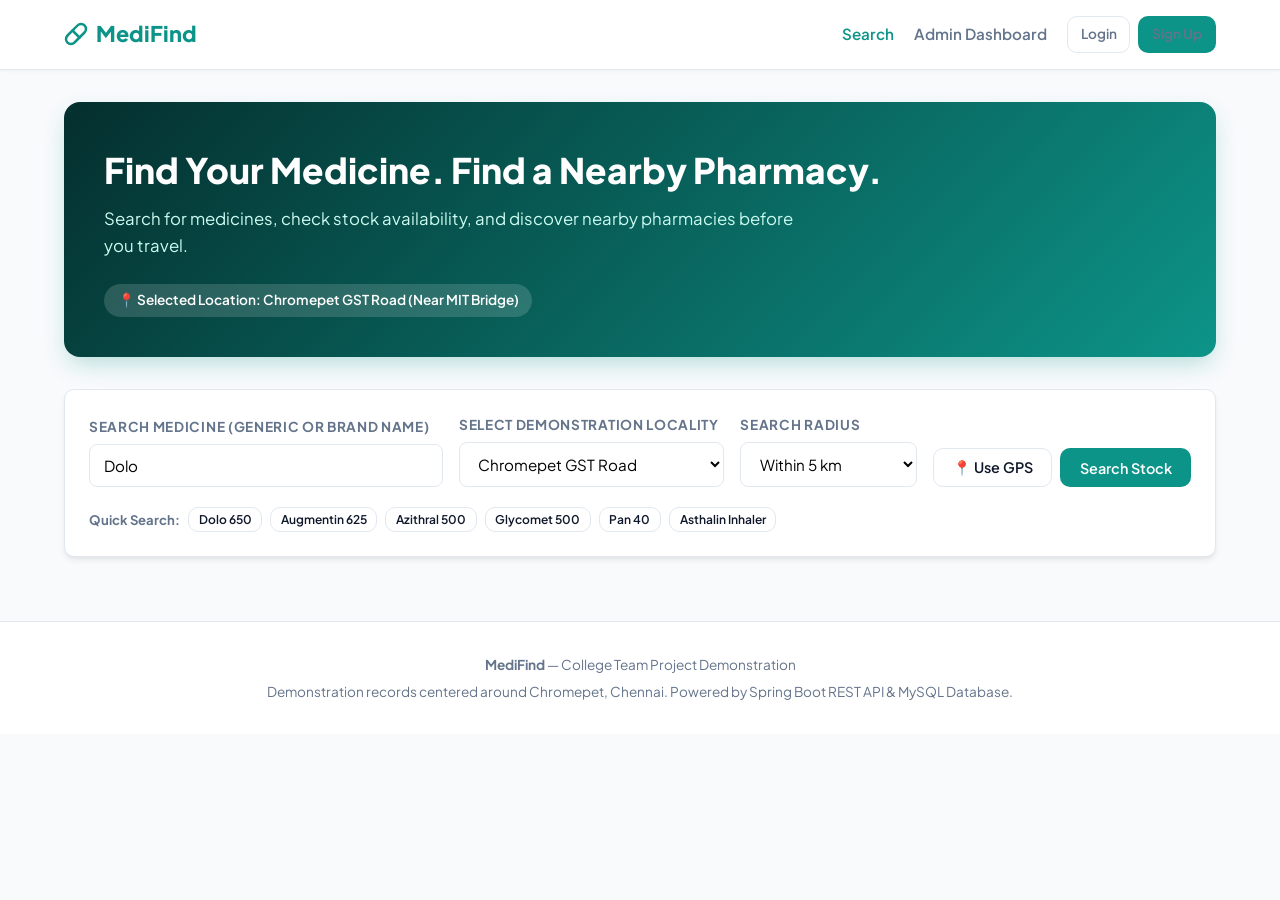
<file: MediFind/frontend/index.html>
<!DOCTYPE html>
<html lang="en">
<head>
  <meta charset="UTF-8">
  <meta name="viewport" content="width=device-width, initial-scale=1.0">
  <title>MediFind — Medicine Availability & Nearby Pharmacy Finder</title>
  <link rel="stylesheet" href="css/style.css">
  <link rel="preconnect" href="https://fonts.googleapis.com">
  <link rel="preconnect" href="https://fonts.gstatic.com" crossorigin>
  <link href="https://fonts.googleapis.com/css2?family=Plus+Jakarta+Sans:wght@400;500;600;700;800&display=swap" rel="stylesheet">
</head>
<body>

  <!-- Navigation -->
  <header>
    <div class="nav-container">
      <a href="index.html" class="logo">
        <svg width="24" height="24" viewBox="0 0 24 24" fill="none" stroke="currentColor" stroke-width="2.5" stroke-linecap="round" stroke-linejoin="round"><path d="m10.5 20.5 10-10a4.95 4.95 0 1 0-7-7l-10 10a4.95 4.95 0 1 0 7 7Z"/><path d="m8.5 8.5 7 7"/></svg>
        <span>MediFind</span>
      </a>
      <div class="nav-links">
        <a href="index.html" class="active">Search</a>
        <a href="admin.html">Admin Dashboard</a>
        <div id="user-nav" style="display:flex; gap:0.5rem; align-items:center;">
          <a href="login.html" class="btn btn-outline" style="font-size:0.85rem; padding:0.4rem 0.8rem;">Login</a>
          <a href="register.html" class="btn btn-primary" style="font-size:0.85rem; padding:0.4rem 0.8rem;">Sign Up</a>
        </div>
      </div>
    </div>
  </header>

  <main class="container">
    <!-- Hero Banner -->
    <section class="hero-box">
      <h1>Find Your Medicine. Find a Nearby Pharmacy.</h1>
      <p>
        Search for medicines, check stock availability, and discover nearby pharmacies before you travel.
      </p>
      <div id="location-status" style="display:inline-block; background:rgba(255,255,255,0.15); padding:0.35rem 0.85rem; border-radius:9999px; font-size:0.85rem; font-weight:600;">
        📍 Selected Location: Chromepet GST Road (Near MIT Bridge)
      </div>
    </section>

    <!-- Search & Location Filter Card -->
    <section class="search-card">
      <div class="search-row">
        <div class="form-group">
          <label for="medicine-input">Search Medicine (Generic or Brand Name)</label>
          <input type="text" id="medicine-input" placeholder="e.g. Dolo 650, Augmentin, Paracetamol, Glycomet..." value="Dolo">
        </div>

        <div class="form-group">
          <label for="locality-select">Select Demonstration Locality</label>
          <select id="locality-select">
            <option value="chromepet">Chromepet GST Road</option>
            <option value="pallavaram">Pallavaram GST Road</option>
            <option value="radhanagar">Radha Nagar</option>
            <option value="hastinapuram">Hasthinapuram Main Bus Stand</option>
            <option value="sithalapakkam">Sithalapakkam Mambakkam Main Rd</option>
            <option value="keelkattalai">Keelkattalai Bus Terminus</option>
            <option value="madipakkam">Madipakkam Koot Road</option>
            <option value="velachery">Velachery Bypass Road</option>
            <option value="medavakkam">Medavakkam Junction</option>
            <option value="tambaram">Tambaram West</option>
            <option value="nanmangalam">Nanmangalam Velachery Main Rd</option>
            <option value="kovilambakkam">Kovilambakkam 200 Feet Rd</option>
            <option value="pallikaranai">Pallikaranai High Road</option>
            <option value="selaiyur">Selaiyur Velachery Main Rd</option>
            <option value="east-tambaram">East Tambaram MCC</option>
            <option value="camp-road">Camp Road Junction</option>
            <option value="zamin-pallavaram">Zamin Pallavaram Dharga Rd</option>
            <option value="sembakkam">Sembakkam Bus Stop</option>
            <option value="perumbakkam">Perumbakkam Global Hospital</option>
            <option value="sholinganallur">Sholinganallur OMR Signal</option>
          </select>
        </div>


        <div class="form-group">
          <label for="radius-select">Search Radius</label>
          <select id="radius-select">
            <option value="3">Within 3 km</option>
            <option value="5" selected>Within 5 km</option>
            <option value="10">Within 10 km</option>
          </select>
        </div>

        <div style="display:flex; gap:0.5rem;">
          <button id="gps-btn" class="btn btn-outline" title="Use Browser Geolocation" type="button">
            📍 Use GPS
          </button>
          <button id="search-btn" class="btn btn-primary" type="button">
            Search Stock
          </button>
        </div>
      </div>

      <!-- Quick Search Categories -->
      <div style="margin-top:1.25rem; display:flex; gap:0.5rem; flex-wrap:wrap; align-items:center;">
        <span style="font-size:0.82rem; font-weight:700; color:#64748b;">Quick Search:</span>
        <button class="btn btn-outline" style="font-size:0.75rem; padding:0.25rem 0.6rem;" onclick="document.getElementById('medicine-input').value='Dolo 650'; performSearch();">Dolo 650</button>
        <button class="btn btn-outline" style="font-size:0.75rem; padding:0.25rem 0.6rem;" onclick="document.getElementById('medicine-input').value='Augmentin'; performSearch();">Augmentin 625</button>
        <button class="btn btn-outline" style="font-size:0.75rem; padding:0.25rem 0.6rem;" onclick="document.getElementById('medicine-input').value='Azithral'; performSearch();">Azithral 500</button>
        <button class="btn btn-outline" style="font-size:0.75rem; padding:0.25rem 0.6rem;" onclick="document.getElementById('medicine-input').value='Glycomet'; performSearch();">Glycomet 500</button>
        <button class="btn btn-outline" style="font-size:0.75rem; padding:0.25rem 0.6rem;" onclick="document.getElementById('medicine-input').value='Pan 40'; performSearch();">Pan 40</button>
        <button class="btn btn-outline" style="font-size:0.75rem; padding:0.25rem 0.6rem;" onclick="document.getElementById('medicine-input').value='Asthalin'; performSearch();">Asthalin Inhaler</button>
      </div>
    </section>

    <!-- Loading Indicator -->
    <div id="loading-spinner" style="display:none; text-align:center; padding: 2rem;">
      <div style="font-weight:700; color:var(--primary); font-size:1.1rem;">Scanning medicine catalogue and nearby pharmacy inventory...</div>
    </div>

    <!-- Search Results Container -->
    <div id="results-container"></div>
  </main>

  <footer>
    <p><strong>MediFind</strong> — College Team Project Demonstration</p>
    <p style="margin-top:0.3rem;">Demonstration records centered around Chromepet, Chennai. Powered by Spring Boot REST API & MySQL Database.</p>
  </footer>

  <script src="js/api.js"></script>
  <script src="js/app.js"></script>
  <script>
    // Initial auto-search on page load for demonstration
    window.addEventListener('DOMContentLoaded', () => {
      performSearch();
    });
  </script>
</body>
</html>
</file>
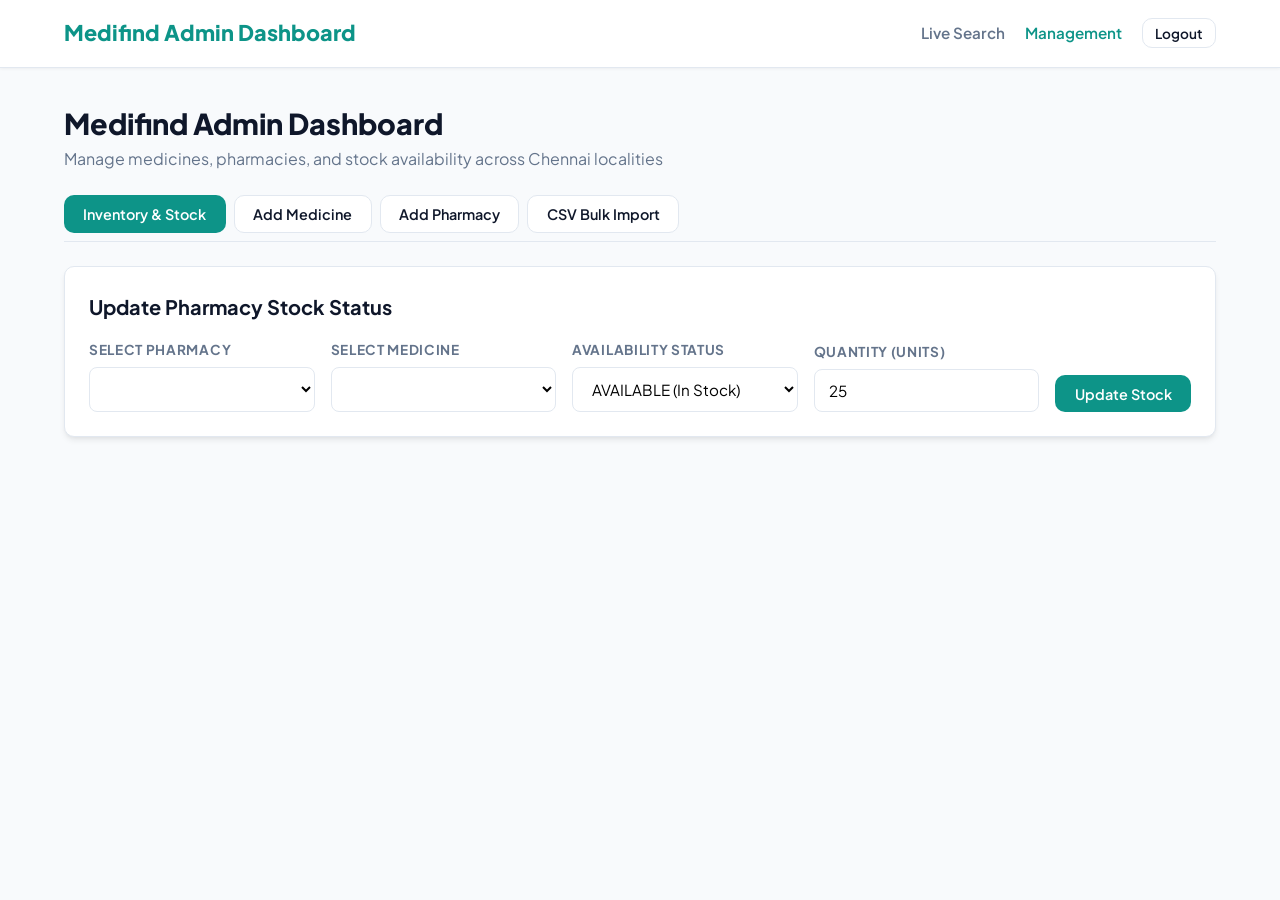
<file: MediFind/frontend/admin.html>
<!DOCTYPE html>
<html lang="en">
<head>
  <meta charset="UTF-8">
  <meta name="viewport" content="width=device-width, initial-scale=1.0">
  <title>Medifind Admin Dashboard</title>
  <link rel="stylesheet" href="css/style.css">
  <link href="https://fonts.googleapis.com/css2?family=Plus+Jakarta+Sans:wght@400;500;600;700;800&display=swap" rel="stylesheet">
</head>
<body>
  <header>
    <div class="nav-container">
      <a href="index.html" class="logo">Medifind Admin Dashboard</a>
      <div class="nav-links">
        <a href="index.html">Live Search</a>
        <a href="admin.html" class="active">Management</a>
        <button onclick="logout()" class="btn btn-outline" style="font-size:0.85rem; padding:0.35rem 0.75rem;">Logout</button>
      </div>
    </div>
  </header>

  <main class="container">
    <div style="display:flex; justify-content:space-between; align-items:center; margin-bottom: 1.5rem; flex-wrap:wrap; gap:1rem;">
      <div>
        <h1 style="font-size: 1.8rem; font-weight: 800;">Medifind Admin Dashboard</h1>
        <p style="color: #64748b;">Manage medicines, pharmacies, and stock availability across Chennai localities</p>
      </div>
    </div>

    <!-- Management Tabs -->
    <div style="display:flex; gap:0.5rem; margin-bottom: 1.5rem; border-bottom:1px solid var(--border); padding-bottom: 0.5rem;">
      <button class="btn btn-primary" id="tab-inventory-btn" onclick="showTab('inventory')">Inventory & Stock</button>
      <button class="btn btn-outline" id="tab-medicines-btn" onclick="showTab('medicines')">Add Medicine</button>
      <button class="btn btn-outline" id="tab-pharmacies-btn" onclick="showTab('pharmacies')">Add Pharmacy</button>
      <button class="btn btn-outline" id="tab-import-btn" onclick="showTab('import')">CSV Bulk Import</button>
    </div>

    <!-- TAB 1: INVENTORY MANAGEMENT -->
    <div id="tab-inventory" class="search-card">
      <h3 style="font-size:1.25rem; font-weight:700; margin-bottom:1rem;">Update Pharmacy Stock Status</h3>
      <form id="inventory-form">
        <div class="search-row" style="grid-template-columns: 1fr 1fr 1fr 1fr auto;">
          <div class="form-group">
            <label>Select Pharmacy</label>
            <select id="inv-pharmacy-select" required></select>
          </div>

          <div class="form-group">
            <label>Select Medicine</label>
            <select id="inv-medicine-select" required></select>
          </div>

          <div class="form-group">
            <label>Availability Status</label>
            <select id="inv-status">
              <option value="AVAILABLE">AVAILABLE (In Stock)</option>
              <option value="OUT_OF_STOCK">OUT_OF_STOCK</option>
              <option value="STOCK_STATUS_UNKNOWN">STOCK_STATUS_UNKNOWN</option>
            </select>
          </div>

          <div class="form-group">
            <label>Quantity (Units)</label>
            <input type="number" id="inv-qty" placeholder="Qty" value="25" min="0">
          </div>

          <div>
            <button type="submit" class="btn btn-primary">Update Stock</button>
          </div>
        </div>
      </form>
    </div>

    <!-- TAB 2: ADD MEDICINE -->
    <div id="tab-medicines" class="search-card" style="display:none;">
      <h3 style="font-size:1.25rem; font-weight:700; margin-bottom:1rem;">Add New Medicine to Catalogue</h3>
      <form id="add-medicine-form">
        <div style="display:grid; grid-template-columns: 1fr 1fr; gap:1rem; margin-bottom:1rem;">
          <div class="form-group">
            <label>Generic Name</label>
            <input type="text" id="med-generic" required placeholder="e.g. Ciprofloxacin">
          </div>
          <div class="form-group">
            <label>Brand Name</label>
            <input type="text" id="med-brand" required placeholder="e.g. Ciplox 500">
          </div>
          <div class="form-group">
            <label>Strength</label>
            <input type="text" id="med-strength" required placeholder="e.g. 500 mg">
          </div>
          <div class="form-group">
            <label>Dosage Form</label>
            <select id="med-form">
              <option value="Tablet">Tablet</option>
              <option value="Capsule">Capsule</option>
              <option value="Syrup">Syrup</option>
              <option value="Inhaler">Inhaler</option>
              <option value="Sachet">Sachet</option>
              <option value="Injection">Injection</option>
            </select>
          </div>
          <div class="form-group">
            <label>Therapeutic Category</label>
            <input type="text" id="med-cat" required placeholder="e.g. Fluoroquinolone Antibiotic">
          </div>
          <div class="form-group">
            <label>Prescription Requirement</label>
            <select id="med-rx">
              <option value="true">Prescription Required (Schedule H)</option>
              <option value="false">Over The Counter (OTC)</option>
            </select>
          </div>
        </div>
        <div class="form-group" style="margin-bottom:1rem;">
          <label>Description & Indications</label>
          <textarea id="med-desc" rows="2" placeholder="Brief clinical description and indications..."></textarea>
        </div>
        <button type="submit" class="btn btn-primary">Save to Catalogue</button>
      </form>
    </div>

    <!-- TAB 3: ADD PHARMACY -->
    <div id="tab-pharmacies" class="search-card" style="display:none;">
      <h3 style="font-size:1.25rem; font-weight:700; margin-bottom:1rem;">Register Pharmacy Location</h3>
      <form id="add-pharmacy-form">
        <div style="display:grid; grid-template-columns: 1fr 1fr; gap:1rem; margin-bottom:1rem;">
          <div class="form-group">
            <label>Pharmacy Name</label>
            <input type="text" id="pharm-name" required placeholder="e.g. Sri Krishna Medicals">
          </div>
          <div class="form-group">
            <label>Drug License Number</label>
            <input type="text" id="pharm-license" placeholder="e.g. TN-CHE-2026-X8891">
          </div>
          <div class="form-group">
            <label>Address Line</label>
            <input type="text" id="pharm-address" required placeholder="e.g. No. 45, Station Road">
          </div>
          <div class="form-group">
            <label>Locality & City</label>
            <input type="text" id="pharm-locality" required placeholder="e.g. Chromepet, Chennai">
          </div>
          <div class="form-group">
            <label>Latitude (e.g. 12.9516)</label>
            <input type="number" step="0.0001" id="pharm-lat" required value="12.9516">
          </div>
          <div class="form-group">
            <label>Longitude (e.g. 80.1462)</label>
            <input type="number" step="0.0001" id="pharm-lng" required value="80.1462">
          </div>
          <div class="form-group">
            <label>Contact Phone</label>
            <input type="text" id="pharm-phone" required placeholder="+91 44 2200 1234">
          </div>
          <div class="form-group">
            <label>Operating Hours</label>
            <div style="display:flex; gap:0.5rem; align-items:center;">
              <input type="text" id="pharm-hours" value="08:00 AM - 10:00 PM">
              <label style="font-size:0.85rem; display:flex; align-items:center; gap:0.3rem;">
                <input type="checkbox" id="pharm-24h"> 24x7
              </label>
            </div>
          </div>
        </div>
        <button type="submit" class="btn btn-primary">Register Pharmacy</button>
      </form>
    </div>

    <!-- TAB 4: CSV BULK IMPORT -->
    <div id="tab-import" class="search-card" style="display:none;">
      <h3 style="font-size:1.25rem; font-weight:700; margin-bottom:0.5rem;">Batch CSV Dataset Import</h3>
      <p style="color:#64748b; font-size:0.9rem; margin-bottom:1rem;">
        Paste comma-separated rows to import multiple medicines. Format:<br>
        <code>genericName,brandName,dosageForm,strength,category,description,prescriptionRequired</code>
      </p>
      <div class="form-group" style="margin-bottom:1rem;">
        <textarea id="csv-input" rows="5" placeholder="Paracetamol,Crocin Advance,Tablet,500 mg,Analgesic,Fast action pain relief,false&#10;Amoxicillin,Mox 500,Capsule,500 mg,Antibiotic,Broad spectrum antibiotic,true"></textarea>
      </div>
      <button class="btn btn-primary" onclick="importCsv()">Import Records</button>
    </div>
  </main>

  <script src="js/api.js"></script>
  <script>
    function showTab(name) {
      ['inventory', 'medicines', 'pharmacies', 'import'].forEach(t => {
        document.getElementById('tab-' + t).style.display = t === name ? 'block' : 'none';
        const btn = document.getElementById('tab-' + t + '-btn');
        if (btn) {
          btn.className = t === name ? 'btn btn-primary' : 'btn btn-outline';
        }
      });
    }

    async function loadSelects() {
      try {
        const pharmRes = await MediFindAPI.getPharmacies();
        const medRes = await MediFindAPI.getMedicines();

        const pSel = document.getElementById('inv-pharmacy-select');
        const mSel = document.getElementById('inv-medicine-select');

        if (pSel && pharmRes.pharmacies) {
          pSel.innerHTML = pharmRes.pharmacies.map(p => `<option value="${p.id}">${escapeHtml(p.name)} (${p.locality})</option>`).join('');
        }
        if (mSel && medRes.medicines) {
          mSel.innerHTML = medRes.medicines.map(m => `<option value="${m.id}">${escapeHtml(m.brandName)} - ${escapeHtml(m.genericName)} (${m.strength})</option>`).join('');
        }
      } catch (e) {
        console.error(e);
      }
    }

    document.getElementById('inventory-form').addEventListener('submit', async (e) => {
      e.preventDefault();
      const pharmacyId = document.getElementById('inv-pharmacy-select').value;
      const medicineId = document.getElementById('inv-medicine-select').value;
      const availabilityStatus = document.getElementById('inv-status').value;
      const quantity = parseInt(document.getElementById('inv-qty').value || '0', 10);
      const unitPrice = 0;

      try {
        await MediFindAPI.upsertInventory({ pharmacyId, medicineId, availabilityStatus, quantity, unitPrice });
        alert('Inventory stock updated successfully!');
      } catch (err) {
        alert(err.message || 'Failed to update stock');
      }
    });

    document.getElementById('add-medicine-form').addEventListener('submit', async (e) => {
      e.preventDefault();
      const genericName = document.getElementById('med-generic').value.trim();
      const brandName = document.getElementById('med-brand').value.trim();
      const strength = document.getElementById('med-strength').value.trim();
      const dosageForm = document.getElementById('med-form').value;
      const category = document.getElementById('med-cat').value.trim();
      const prescriptionRequired = document.getElementById('med-rx').value === 'true';
      const description = document.getElementById('med-desc').value.trim();

      try {
        await MediFindAPI.createMedicine({ genericName, brandName, strength, dosageForm, category, prescriptionRequired, description });
        alert(`Medicine "${brandName}" added to catalogue successfully!`);
        document.getElementById('add-medicine-form').reset();
        loadSelects();
      } catch (err) {
        alert(err.message || 'Failed to save medicine');
      }
    });

    document.getElementById('add-pharmacy-form').addEventListener('submit', async (e) => {
      e.preventDefault();
      const name = document.getElementById('pharm-name').value.trim();
      const licenseNumber = document.getElementById('pharm-license').value.trim();
      const addressLine = document.getElementById('pharm-address').value.trim();
      const locality = document.getElementById('pharm-locality').value.trim();
      const latitude = parseFloat(document.getElementById('pharm-lat').value);
      const longitude = parseFloat(document.getElementById('pharm-lng').value);
      const contactPhone = document.getElementById('pharm-phone').value.trim();
      const is24Hours = document.getElementById('pharm-24h').checked;

      try {
        await MediFindAPI.createPharmacy({ name, licenseNumber, addressLine, locality, latitude, longitude, contactPhone, is24Hours });
        alert(`Pharmacy "${name}" registered successfully!`);
        document.getElementById('add-pharmacy-form').reset();
        loadSelects();
      } catch (err) {
        alert(err.message || 'Failed to register pharmacy');
      }
    });

    async function importCsv() {
      const text = document.getElementById('csv-input').value.trim();
      if (!text) {
        alert('Please enter CSV data.');
        return;
      }
      const fullCsv = "genericName,brandName,dosageForm,strength,category,description,prescriptionRequired\n" + text;
      try {
        const res = await fetch('/api/admin/import-medicines', {
          method: 'POST',
          headers: {'Content-Type': 'application/json'},
          body: JSON.stringify({ csvData: fullCsv })
        });
        const d = await res.json();
        alert(`Imported ${d.imported} medicines into catalogue!`);
        document.getElementById('csv-input').value = '';
        loadSelects();
      } catch (e) {
        alert('Import failed.');
      }
    }

    function logout() {
      localStorage.removeItem('medifind_token');
      localStorage.removeItem('medifind_user');
      window.location.href = 'index.html';
    }

    function escapeHtml(s) {
      return String(s || '').replace(/&/g, '&amp;').replace(/</g, '&lt;').replace(/>/g, '&gt;').replace(/"/g, '&quot;');
    }

    window.addEventListener('DOMContentLoaded', loadSelects);
  </script>
</body>
</html>
</file>
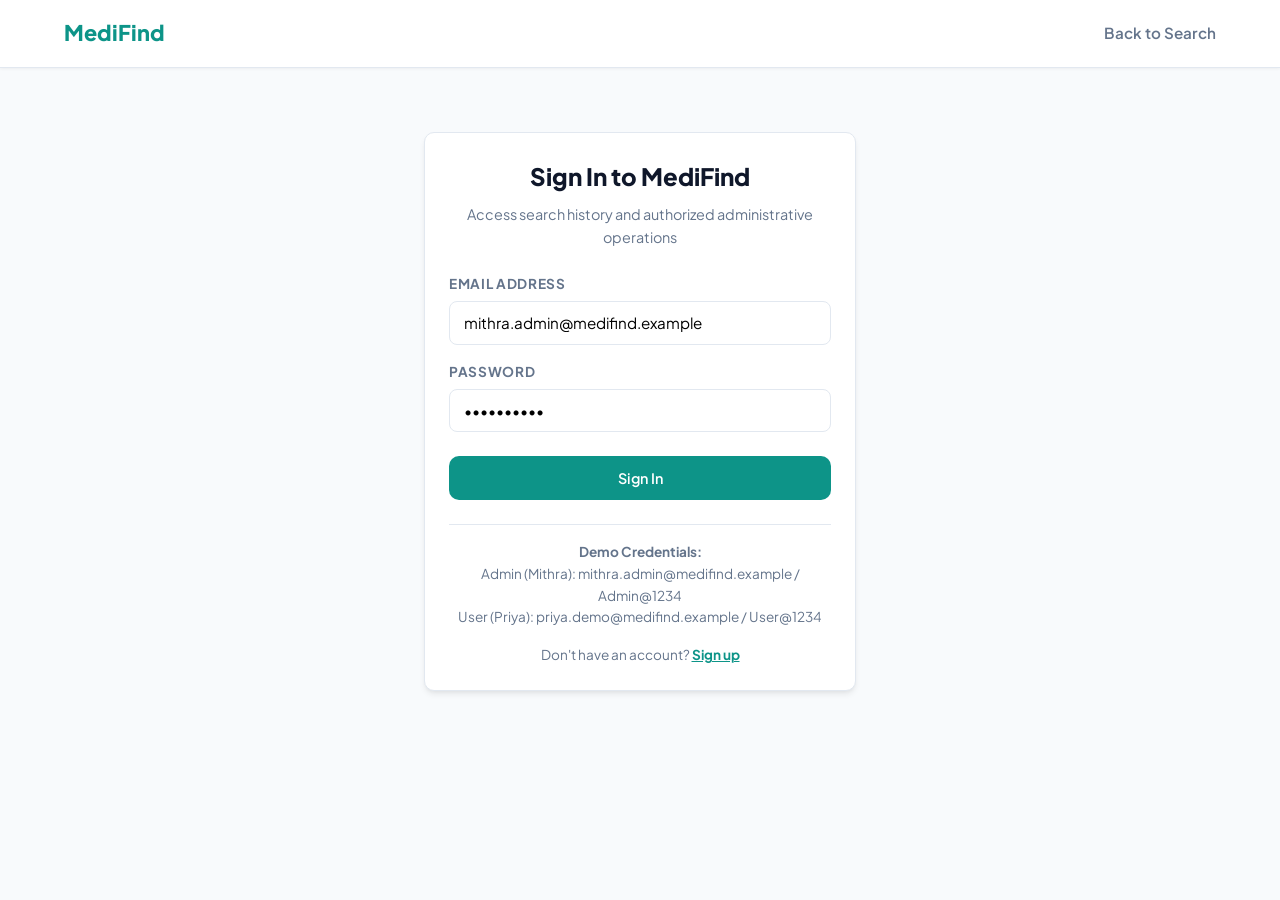
<file: MediFind/frontend/login.html>
<!DOCTYPE html>
<html lang="en">
<head>
  <meta charset="UTF-8">
  <meta name="viewport" content="width=device-width, initial-scale=1.0">
  <title>Login — MediFind</title>
  <link rel="stylesheet" href="css/style.css">
  <link href="https://fonts.googleapis.com/css2?family=Plus+Jakarta+Sans:wght@400;500;600;700;800&display=swap" rel="stylesheet">
</head>
<body>
  <header>
    <div class="nav-container">
      <a href="index.html" class="logo">MediFind</a>
      <div class="nav-links">
        <a href="index.html">Back to Search</a>
      </div>
    </div>
  </header>

  <main class="container" style="max-width: 480px; margin-top: 4rem;">
    <div class="search-card">
      <h2 style="font-size: 1.5rem; font-weight: 800; margin-bottom: 0.5rem; text-align: center;">Sign In to MediFind</h2>
      <p style="color: #64748b; font-size: 0.9rem; text-align: center; margin-bottom: 1.5rem;">Access search history and authorized administrative operations</p>

      <form id="login-form">
        <div class="form-group" style="margin-bottom: 1rem;">
          <label for="email">Email Address</label>
          <input type="email" id="email" required placeholder="mithra.admin@medifind.example" value="mithra.admin@medifind.example">
        </div>

        <div class="form-group" style="margin-bottom: 1.5rem;">
          <label for="password">Password</label>
          <input type="password" id="password" required placeholder="••••••••" value="Admin@1234">
        </div>

        <button type="submit" class="btn btn-primary" style="width: 100%; padding: 0.75rem;">Sign In</button>
      </form>

      <div style="margin-top: 1.5rem; padding-top: 1rem; border-top: 1px solid var(--border); font-size: 0.85rem; color: #64748b; text-align: center;">
        <p><strong>Demo Credentials:</strong></p>
        <p>Admin (Mithra): <code>mithra.admin@medifind.example</code> / <code>Admin@1234</code></p>
        <p>User (Priya): <code>priya.demo@medifind.example</code> / <code>User@1234</code></p>
        <div style="margin-top: 1rem;">
          Don't have an account? <a href="register.html" style="color: var(--primary); font-weight: 700;">Sign up</a>
        </div>
      </div>

    </div>
  </main>

  <script src="js/api.js"></script>
  <script>
    document.getElementById('login-form').addEventListener('submit', async (e) => {
      e.preventDefault();
      const email = document.getElementById('email').value.trim();
      const password = document.getElementById('password').value;

      try {
        const res = await MediFindAPI.login(email, password);
        localStorage.setItem('medifind_token', res.token);
        localStorage.setItem('medifind_user', JSON.stringify(res.user));
        alert('Welcome back, ' + res.user.name + '!');
        if (res.user.role === 'ADMIN') {
          window.location.href = 'admin.html';
        } else {
          window.location.href = 'index.html';
        }
      } catch (err) {
        alert(err.message || 'Login failed. Please check your credentials.');
      }
    });
  </script>
</body>
</html>
</file>
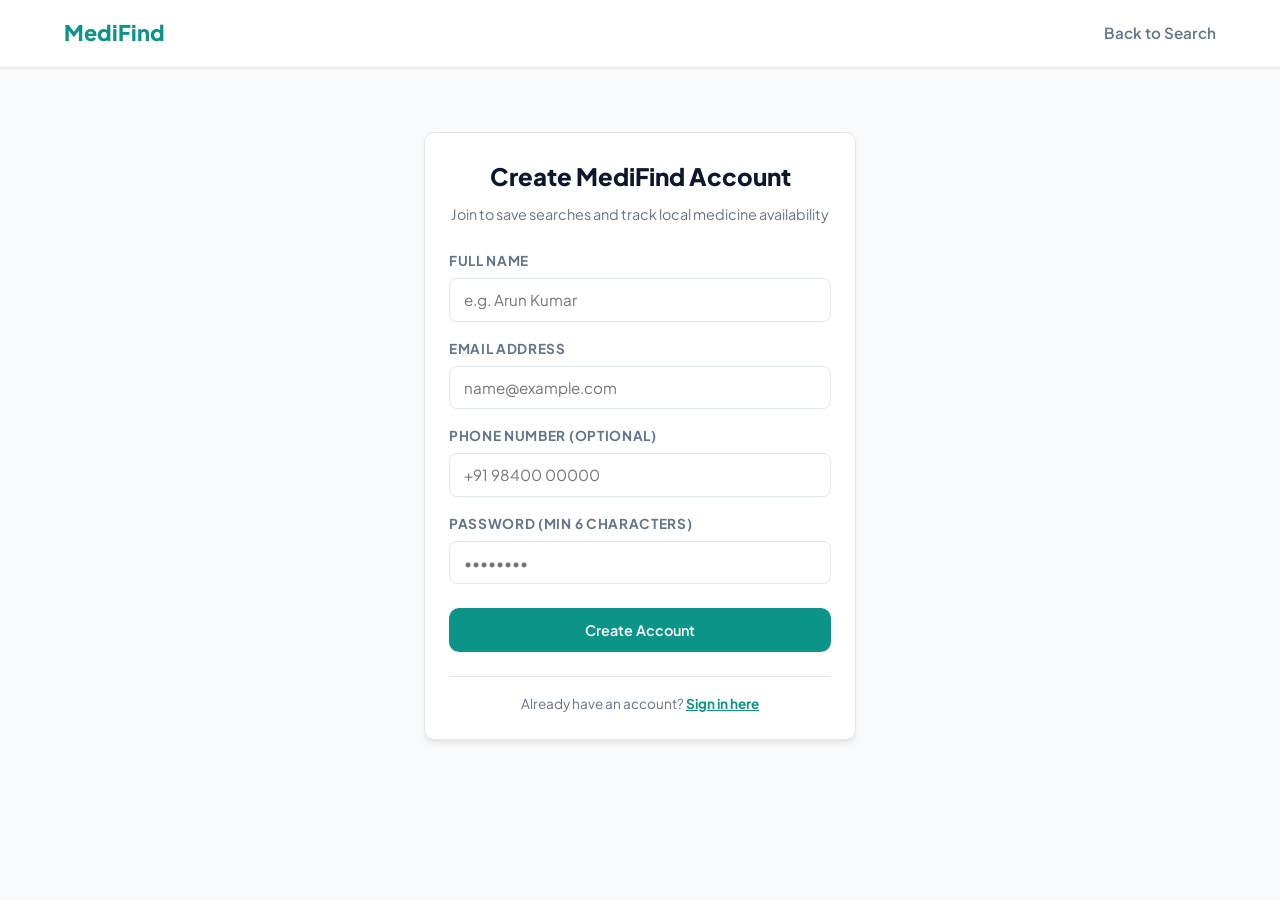
<file: MediFind/frontend/register.html>
<!DOCTYPE html>
<html lang="en">
<head>
  <meta charset="UTF-8">
  <meta name="viewport" content="width=device-width, initial-scale=1.0">
  <title>Register — MediFind</title>
  <link rel="stylesheet" href="css/style.css">
  <link href="https://fonts.googleapis.com/css2?family=Plus+Jakarta+Sans:wght@400;500;600;700;800&display=swap" rel="stylesheet">
</head>
<body>
  <header>
    <div class="nav-container">
      <a href="index.html" class="logo">MediFind</a>
      <div class="nav-links">
        <a href="index.html">Back to Search</a>
      </div>
    </div>
  </header>

  <main class="container" style="max-width: 480px; margin-top: 4rem;">
    <div class="search-card">
      <h2 style="font-size: 1.5rem; font-weight: 800; margin-bottom: 0.5rem; text-align: center;">Create MediFind Account</h2>
      <p style="color: #64748b; font-size: 0.9rem; text-align: center; margin-bottom: 1.5rem;">Join to save searches and track local medicine availability</p>

      <form id="register-form">
        <div class="form-group" style="margin-bottom: 1rem;">
          <label for="name">Full Name</label>
          <input type="text" id="name" required placeholder="e.g. Arun Kumar">
        </div>

        <div class="form-group" style="margin-bottom: 1rem;">
          <label for="email">Email Address</label>
          <input type="email" id="email" required placeholder="name@example.com">
        </div>

        <div class="form-group" style="margin-bottom: 1rem;">
          <label for="phone">Phone Number (Optional)</label>
          <input type="tel" id="phone" placeholder="+91 98400 00000">
        </div>

        <div class="form-group" style="margin-bottom: 1.5rem;">
          <label for="password">Password (min 6 characters)</label>
          <input type="password" id="password" required minlength="6" placeholder="••••••••">
        </div>

        <button type="submit" class="btn btn-primary" style="width: 100%; padding: 0.75rem;">Create Account</button>
      </form>

      <div style="margin-top: 1.5rem; padding-top: 1rem; border-top: 1px solid var(--border); font-size: 0.85rem; color: #64748b; text-align: center;">
        Already have an account? <a href="login.html" style="color: var(--primary); font-weight: 700;">Sign in here</a>
      </div>
    </div>
  </main>

  <script src="js/api.js"></script>
  <script>
    document.getElementById('register-form').addEventListener('submit', async (e) => {
      e.preventDefault();
      const name = document.getElementById('name').value.trim();
      const email = document.getElementById('email').value.trim();
      const phone = document.getElementById('phone').value.trim();
      const password = document.getElementById('password').value;

      try {
        const res = await MediFindAPI.register(name, email, password, phone);
        localStorage.setItem('medifind_token', res.token);
        localStorage.setItem('medifind_user', JSON.stringify(res.user));
        alert('Account created successfully! Welcome to MediFind.');
        window.location.href = 'index.html';
      } catch (err) {
        alert(err.message || 'Registration failed.');
      }
    });
  </script>
</body>
</html>
</file>
<file: MediFind/frontend/css/style.css>
:root {
  --primary: #0d9488;
  --primary-hover: #0f766e;
  --primary-light: #ccfbf1;
  --secondary: #0284c7;
  --text-main: #0f172a;
  --text-muted: #64748b;
  --bg-main: #f8fafc;
  --card-bg: #ffffff;
  --border: #e2e8f0;
  --success: #16a34a;
  --success-bg: #dcfce7;
  --danger: #dc2626;
  --danger-bg: #fee2e2;
  --warning: #d97706;
  --warning-bg: #fef3c7;
  --radius: 10px;
  --shadow: 0 4px 6px -1px rgb(0 0 0 / 0.08), 0 2px 4px -2px rgb(0 0 0 / 0.05);
}

* {
  box-sizing: border-box;
  margin: 0;
  padding: 0;
  font-family: 'Plus Jakarta Sans', system-ui, -apple-system, sans-serif;
}

body {
  background-color: var(--bg-main);
  color: var(--text-main);
  line-height: 1.6;
}

/* Header & Navigation */
header {
  background: #ffffff;
  border-bottom: 1px solid var(--border);
  position: sticky;
  top: 0;
  z-index: 50;
  box-shadow: 0 1px 3px rgba(0,0,0,0.05);
}

.nav-container {
  max-width: 1200px;
  margin: 0 auto;
  padding: 1rem 1.5rem;
  display: flex;
  justify-content: space-between;
  align-items: center;
}

.logo {
  display: flex;
  align-items: center;
  gap: 0.5rem;
  font-size: 1.35rem;
  font-weight: 800;
  color: var(--primary);
  text-decoration: none;
}

.nav-links {
  display: flex;
  gap: 1.25rem;
  align-items: center;
}

.nav-links a {
  text-decoration: none;
  color: var(--text-muted);
  font-weight: 600;
  font-size: 0.95rem;
  transition: color 0.2s;
}

.nav-links a:hover, .nav-links a.active {
  color: var(--primary);
}

.btn {
  display: inline-flex;
  align-items: center;
  justify-content: center;
  gap: 0.5rem;
  padding: 0.55rem 1.15rem;
  border-radius: var(--radius);
  font-weight: 600;
  font-size: 0.9rem;
  cursor: pointer;
  border: 1px solid transparent;
  transition: all 0.2s;
  text-decoration: none;
}

.btn-primary {
  background-color: var(--primary);
  color: white;
}

.btn-primary:hover {
  background-color: var(--primary-hover);
}

.btn-outline {
  border-color: var(--border);
  background: white;
  color: var(--text-main);
}

.btn-outline:hover {
  background: #f1f5f9;
}

/* Container */
.container {
  max-width: 1200px;
  margin: 2rem auto;
  padding: 0 1.5rem;
}

/* Hero & Search Banner */
.hero-box {
  background: linear-gradient(135deg, #042f2e 0%, #0d9488 100%);
  color: white;
  padding: 2.5rem;
  border-radius: 16px;
  margin-bottom: 2rem;
  box-shadow: 0 10px 25px -5px rgba(13, 148, 136, 0.3);
}

.hero-box h1 {
  font-size: 2.2rem;
  font-weight: 800;
  margin-bottom: 0.5rem;
}

.hero-box p {
  color: #ccfbf1;
  font-size: 1.05rem;
  max-width: 700px;
  margin-bottom: 1.5rem;
}

/* Search Card */
.search-card {
  background: white;
  padding: 1.5rem;
  border-radius: var(--radius);
  box-shadow: var(--shadow);
  border: 1px solid var(--border);
  margin-bottom: 2rem;
}

.search-row {
  display: grid;
  grid-template-columns: 2fr 1.5fr 1fr auto;
  gap: 1rem;
  align-items: end;
}

@media (max-width: 868px) {
  .search-row {
    grid-template-columns: 1fr;
  }
}

.form-group {
  display: flex;
  flex-direction: column;
  gap: 0.4rem;
}

.form-group label {
  font-size: 0.85rem;
  font-weight: 700;
  color: var(--text-muted);
  text-transform: uppercase;
  letter-spacing: 0.05em;
}

input, select, textarea {
  width: 100%;
  padding: 0.7rem 0.9rem;
  border: 1px solid var(--border);
  border-radius: 8px;
  font-size: 0.95rem;
  outline: none;
  transition: border-color 0.2s, box-shadow 0.2s;
  background-color: #fff;
}

input:focus, select:focus, textarea:focus {
  border-color: var(--primary);
  box-shadow: 0 0 0 3px rgba(13, 148, 136, 0.15);
}

/* Badges */
.badge {
  display: inline-flex;
  align-items: center;
  gap: 0.35rem;
  padding: 0.25rem 0.65rem;
  border-radius: 9999px;
  font-size: 0.75rem;
  font-weight: 700;
  text-transform: uppercase;
}

.badge-available {
  background-color: var(--success-bg);
  color: var(--success);
}

.badge-out-of-stock {
  background-color: var(--danger-bg);
  color: var(--danger);
}

.badge-unknown {
  background-color: var(--warning-bg);
  color: var(--warning);
}

/* Pharmacy & Medicine Cards */
.results-section {
  margin-bottom: 2.5rem;
}

.section-title {
  font-size: 1.25rem;
  font-weight: 700;
  margin-bottom: 1rem;
  display: flex;
  align-items: center;
  gap: 0.5rem;
}

.grid-cards {
  display: grid;
  grid-template-columns: repeat(auto-fill, minmax(340px, 1fr));
  gap: 1.25rem;
}

.card {
  background: var(--card-bg);
  border-radius: var(--radius);
  border: 1px solid var(--border);
  padding: 1.25rem;
  box-shadow: var(--shadow);
  display: flex;
  flex-direction: column;
  justify-content: space-between;
}

.card-header {
  display: flex;
  justify-content: space-between;
  align-items: flex-start;
  margin-bottom: 0.75rem;
}

.card-title {
  font-size: 1.1rem;
  font-weight: 700;
  color: var(--text-main);
}

.card-subtitle {
  font-size: 0.85rem;
  color: var(--text-muted);
}

.info-row {
  display: flex;
  align-items: center;
  gap: 0.5rem;
  font-size: 0.88rem;
  color: #334155;
  margin-top: 0.4rem;
}

.card-footer {
  margin-top: 1.25rem;
  padding-top: 0.75rem;
  border-top: 1px solid #f1f5f9;
  display: flex;
  justify-content: space-between;
  align-items: center;
}

.price-tag {
  font-size: 1.2rem;
  font-weight: 800;
  color: var(--primary);
}

/* Table styles */
.table-container {
  overflow-x: auto;
  background: white;
  border-radius: var(--radius);
  border: 1px solid var(--border);
}

table {
  width: 100%;
  border-collapse: collapse;
  text-align: left;
}

th, td {
  padding: 0.85rem 1.1rem;
  border-bottom: 1px solid var(--border);
  font-size: 0.9rem;
}

th {
  background: #f8fafc;
  font-weight: 700;
  color: var(--text-muted);
}

tr:hover {
  background-color: #f8fafc;
}

/* Notice box */
.notice-box {
  padding: 1rem 1.25rem;
  border-radius: 8px;
  background: #eff6ff;
  border: 1px solid #bfdbfe;
  color: #1e40af;
  margin-bottom: 1.5rem;
  font-size: 0.9rem;
}

footer {
  background: white;
  border-top: 1px solid var(--border);
  padding: 2rem 1.5rem;
  text-align: center;
  color: var(--text-muted);
  font-size: 0.85rem;
  margin-top: 4rem;
}
</file>
